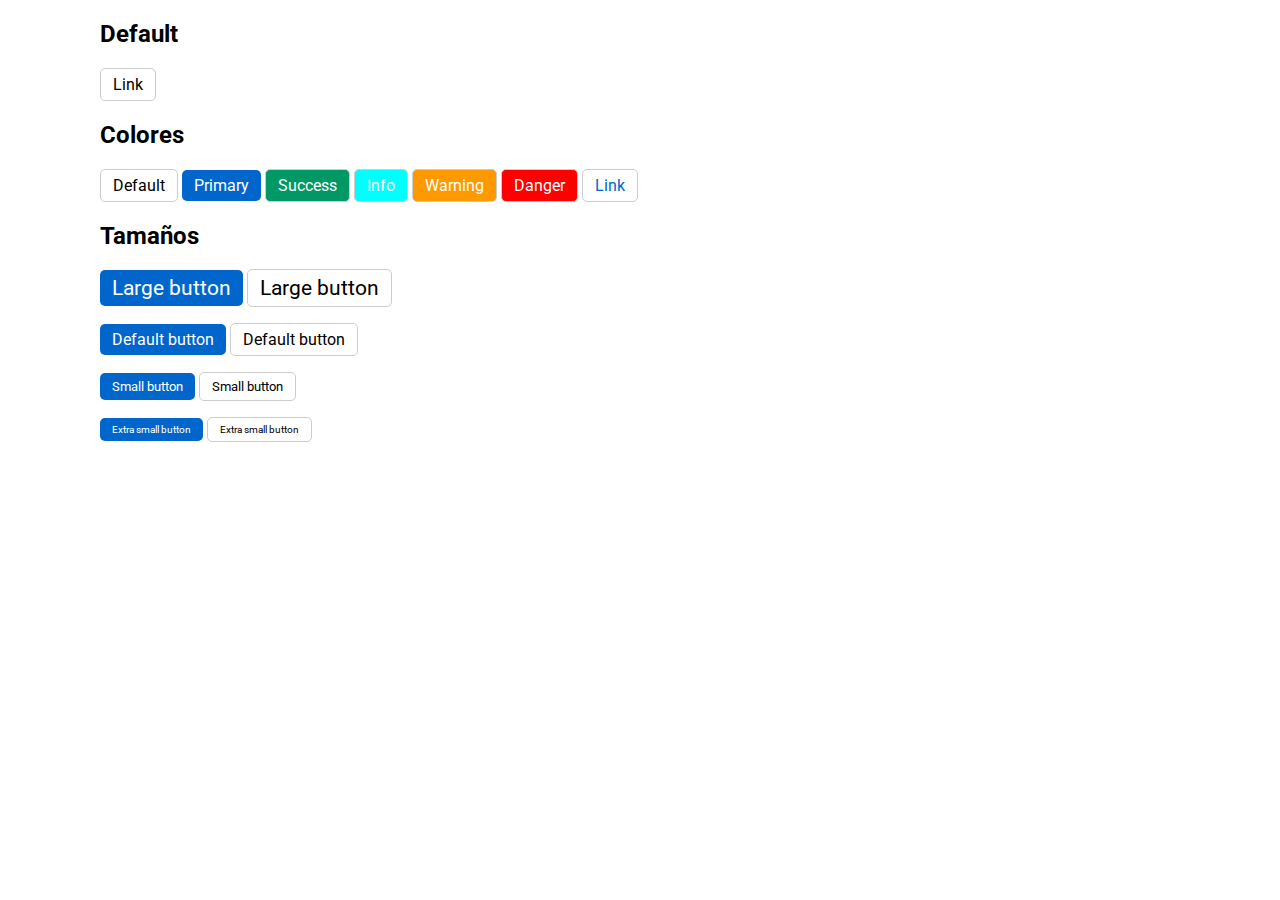
<file: tpclase10/index.html>
<!DOCTYPE html>
<html>
<head>
	<title></title>
	<meta charset="utf-8">
	<meta name="viewport" content="width=device-width, user-scalable=no">
	<link rel="stylesheet" type="text/css" href="estilos/principal.css">
	<link href="https://fonts.googleapis.com/css?family=Roboto:300,400,500,700" rel="stylesheet">
</head>
<body>

<h2>Default</h2>
<p>
	<!-- Standard button -->
	<button class="btn btn-default" href="#" role="button">Link</button>
</p>

<h2>Colores</h2>
<p>
	<!-- Standard button -->
	<button type="button" class="btn btn-default">Default</button>

	<!-- Provides extra visual weight and identifies the primary action in a set of buttons -->
	<button type="button" class="btn btn-primary">Primary</button>

	<!-- Indicates a successful or positive action -->
	<button type="button" class="btn btn-success">Success</button>

	<!-- Contextual button for informational alert messages -->
	<button type="button" class="btn btn-info">Info</button>

	<!-- Indicates caution should be taken with this action -->
	<button type="button" class="btn btn-warning">Warning</button>

	<!-- Indicates a dangerous or potentially negative action -->
	<button type="button" class="btn btn-danger">Danger</button>

	<!-- Deemphasize a button by making it look like a link while maintaining button behavior -->
	<button type="button" class="btn btn-link">Link</button>

</p>

<h2>Tamaños</h2>
<p>
  <button type="button" class="btn btn-primary btn-lg">Large button</button>
  <button type="button" class="btn btn-default btn-lg">Large button</button>
</p>
<p>
  <button type="button" class="btn btn-primary">Default button</button>
  <button type="button" class="btn btn-default">Default button</button>
</p>
<p>
  <button type="button" class="btn btn-primary btn-sm">Small button</button>
  <button type="button" class="btn btn-default btn-sm">Small button</button>
</p>
<p>
  <button type="button" class="btn btn-primary btn-xs">Extra small button</button>
  <button type="button" class="btn btn-default btn-xs">Extra small button</button>
</p>

</body>
</html>
</file>
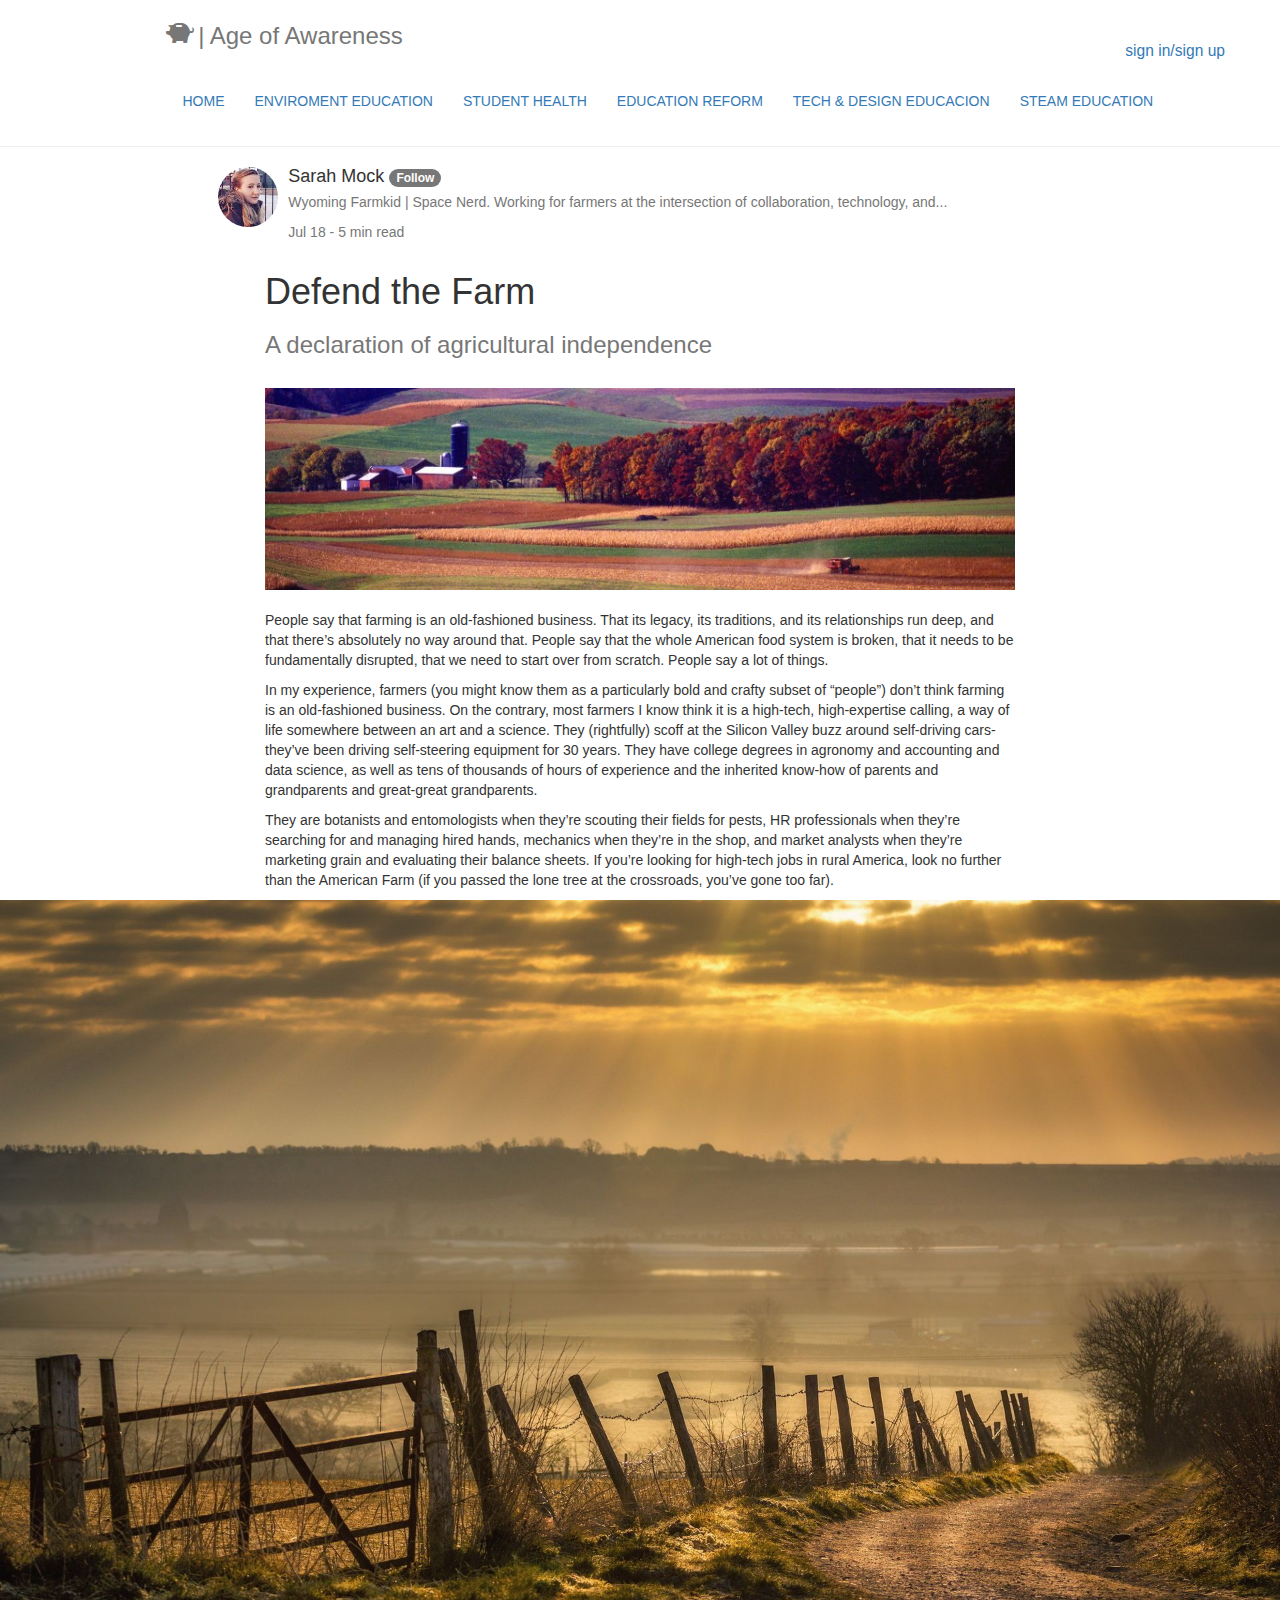
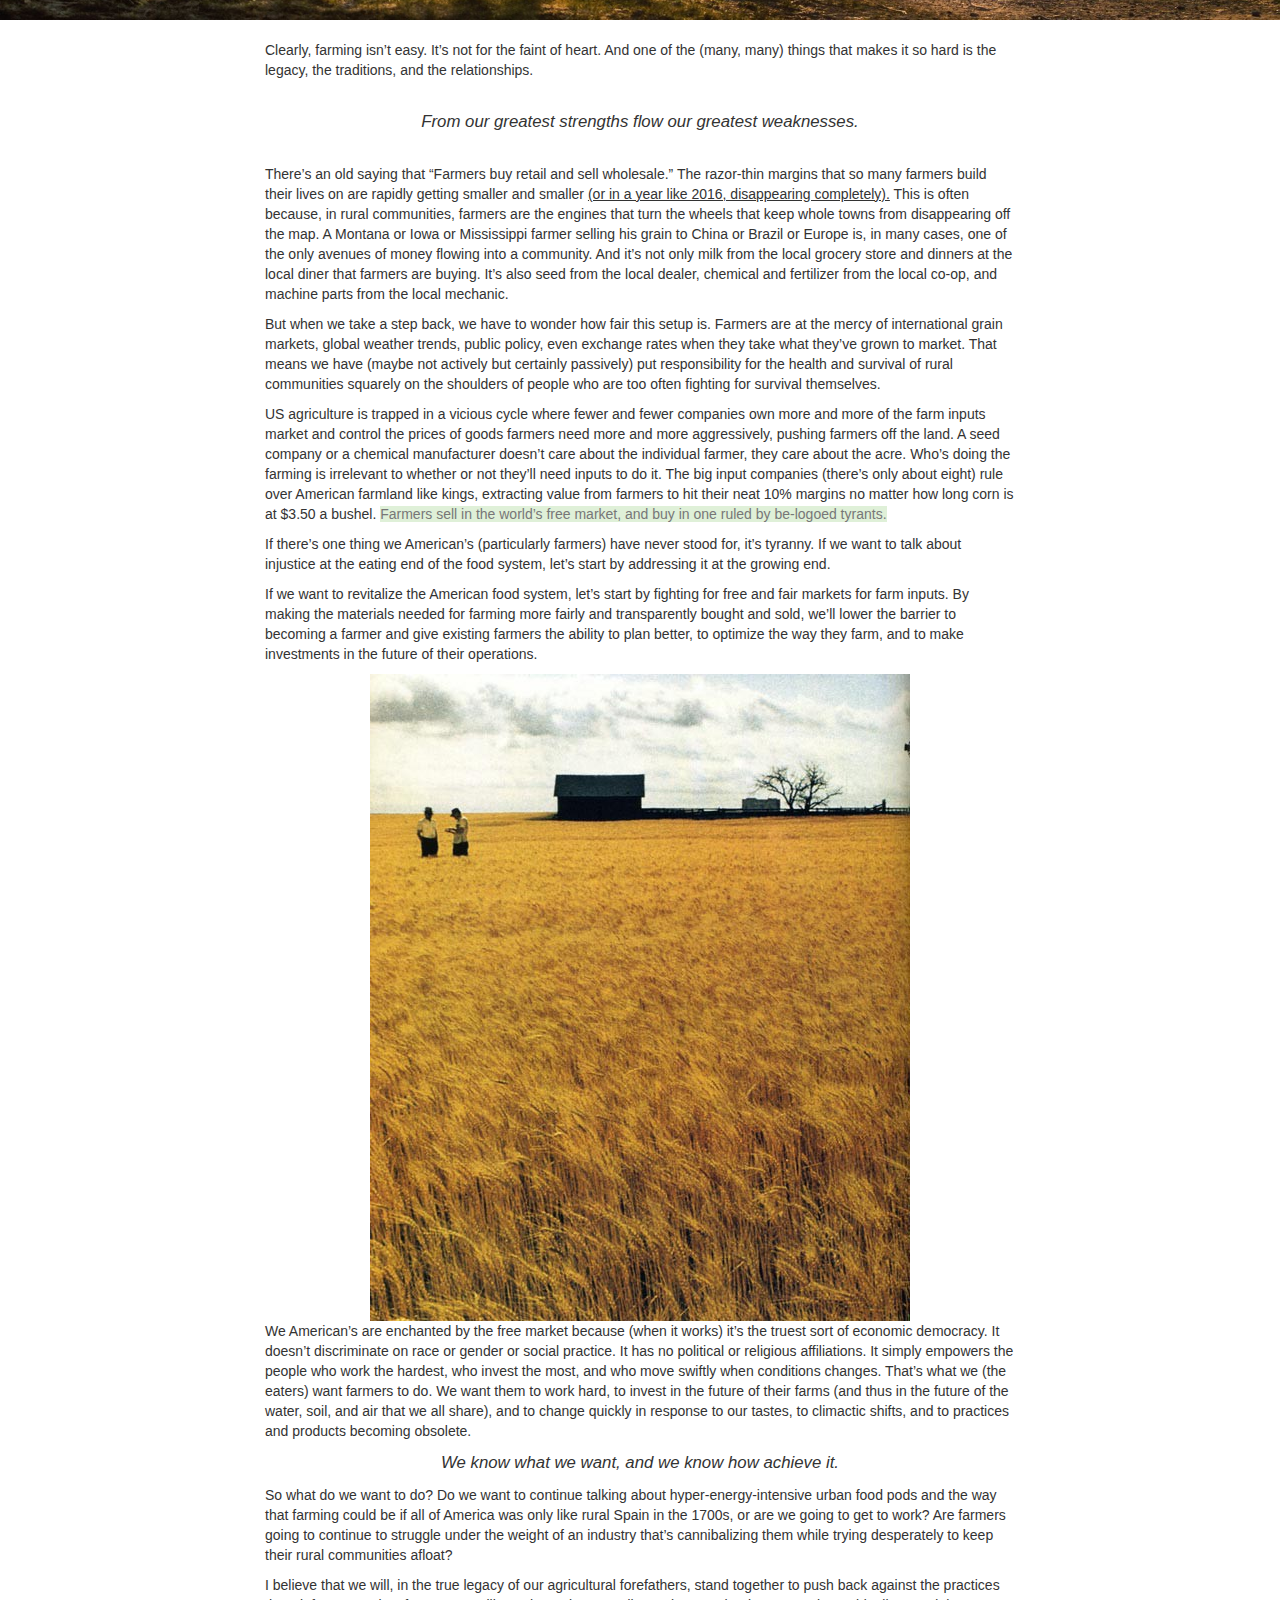
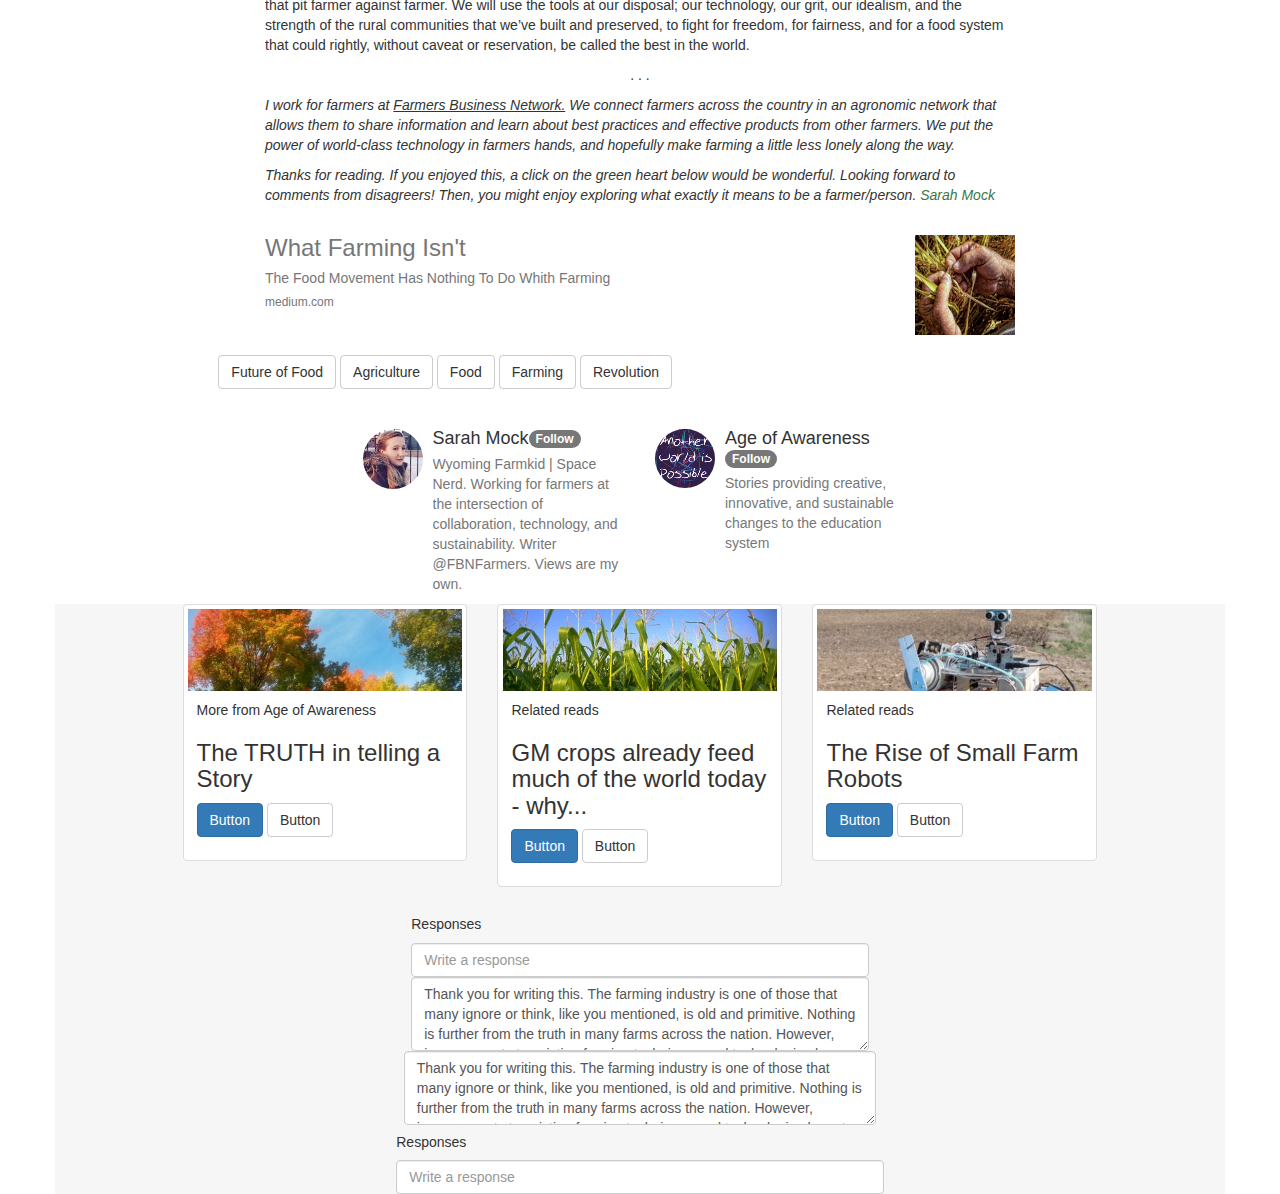
<file: tpclase11/index.html>
<!DOCTYPE html>
<html lang="en">
  <head>
    <meta charset="utf-8">
    <meta http-equiv="X-UA-Compatible" content="IE=edge">
    <meta name="viewport" content="width=device-width, initial-scale=1">
    <!-- The above 3 meta tags *must* come first in the head; any other head content must come *after* these tags -->
    <title>Bootstrap 101 Template</title>

    <!-- Latest compiled and minified CSS -->
    <link rel="stylesheet" href="https://maxcdn.bootstrapcdn.com/bootstrap/3.3.7/css/bootstrap.min.css" integrity="sha384-BVYiiSIFeK1dGmJRAkycuHAHRg32OmUcww7on3RYdg4Va+PmSTsz/K68vbdEjh4u" crossorigin="anonymous">

    <!-- HTML5 shim and Respond.js for IE8 support of HTML5 elements and media queries -->
    <!-- WARNING: Respond.js doesn't work if you view the page via file:// -->
    <!--[if lt IE 9]>
      <script src="https://oss.maxcdn.com/html5shiv/3.7.3/html5shiv.min.js"></script>
      <script src="https://oss.maxcdn.com/respond/1.4.2/respond.min.js"></script>
    <![endif]-->
  </head>
  <body>


  <div class="container">
    <div class="row">

      <div class="col-md-11 col-md-offset-1">
        <h3 class="text-muted"><span class="glyphicon glyphicon-piggy-bank" aria-hidden="true"></span>  |  Age of Awareness</a>
        <p class="text-success navbar-text navbar-right "><small><a href="#" class="navbar-link">sign in/</a><a href="#" class="navbar-link">sign up</a></small></p></h3>
         
      </div>

    </div>
  </div>

  <div class="container">
    <div class="row">
          
        <div class="col-md-11 col-md-offset-1">
        <ul class="nav navbar-nav">
          <li role="presentation"><a href="#">HOME</a></li>
          <li><a href="#">ENVIROMENT EDUCATION</a></li>
          <li><a href="#">STUDENT HEALTH</a></li>
          <li><a href="#">EDUCATION REFORM</a></li>
          <li><a href="#">TECH & DESIGN EDUCACION</a></li>
          <li><a href="#">STEAM EDUCATION</a></li>

         </ul> 
        </div>
          
    </div>
  </div>

<hr>


    <div class="row">
      <div class="col-md-8 col-md-offset-2">
        <div class="media">
          <div class="media-left">
            <a href="#">
              <img class="media-object img-circle" src="woman.jpg" alt="...">
            </a>
          </div>
          <div class="media-body">
            <h4 class="media-heading">Sarah Mock  
            <a><span class="badge badge-success badge-flat">Follow</span></a></h4>

            <p class="text-muted">Wyoming Farmkid | Space Nerd. Working for farmers at the intersection of collaboration, technology, and... </p>

            <p class="text-muted">Jul 18 - 5 min read</p>
          </div>
        </div>
      </div>
    </div>





    <div class="container">
      <div class="row">
        <div class="col-md-8 col-md-offset-2">
          <h1 class="tittle">Defend the Farm</h1>
          <h3 class="text-muted">A declaration of agricultural independence</h3>
          <br>
          <img src="pradera.jpg" class="img-responsive" alt="Responsive image">  
          <br>
          <p>People say that farming is an old-fashioned business. That its legacy, its traditions, and its relationships run deep, and that there’s absolutely no way around that. People say that the whole American food system is broken, that it needs to be fundamentally disrupted, that we need to start over from scratch. People say a lot of things.</p>

          <p>In my experience, farmers (you might know them as a particularly bold and crafty subset of “people”) don’t think farming is an old-fashioned business. On the contrary, most farmers I know think it is a high-tech, high-expertise calling, a way of life somewhere between an art and a science. They (rightfully) scoff at the Silicon Valley buzz around self-driving cars- they’ve been driving self-steering equipment for 30 years. They have college degrees in agronomy and accounting and data science, as well as tens of thousands of hours of experience and the inherited know-how of parents and grandparents and great-great grandparents.</p>

          <p>They are botanists and entomologists when they’re scouting their fields for pests, HR professionals when they’re searching for and managing hired hands, mechanics when they’re in the shop, and market analysts when they’re marketing grain and evaluating their balance sheets. If you’re looking for high-tech jobs in rural America, look no further than the American Farm (if you passed the lone tree at the crossroads, you’ve gone too far).</p>
        </div>
      </div>

    </div>

    <div class="container-fluid">
      <div class="row">
        <img src="camino.jpg" class="img-responsive" alt="Responsive image">
      </div>
    </div>


  <div class="container">
      <div class="row">
        <div class="col-md-8 col-md-offset-2">
        <br>
            <p>Clearly, farming isn’t easy. It’s not for the faint of heart. And one of the (many, many) things that makes it so hard is the legacy, the traditions, and the relationships.</p>
        <br>
            <p class="text-center"><big><em>From our greatest strengths flow our greatest weaknesses.</em></big></p>
        <br>
        
            <p>There’s an old saying that “Farmers buy retail and sell wholesale.” The razor-thin margins that so many farmers build their lives on are rapidly getting smaller and smaller <u>(or in a year like 2016, disappearing completely).</u> This is often because, in rural communities, farmers are the engines that turn the wheels that keep whole towns from disappearing off the map. A Montana or Iowa or Mississippi farmer selling his grain to China or Brazil or Europe is, in many cases, one of the only avenues of money flowing into a community. And it’s not only milk from the local grocery store and dinners at the local diner that farmers are buying. It’s also seed from the local dealer, chemical and fertilizer from the local co-op, and machine parts from the local mechanic.</p>
            <p>But when we take a step back, we have to wonder how fair this setup is. Farmers are at the mercy of international grain markets, global weather trends, public policy, even exchange rates when they take what they’ve grown to market. That means we have (maybe not actively but certainly passively) put responsibility for the health and survival of rural communities squarely on the shoulders of people who are too often fighting for survival themselves.</p>
            <p>US agriculture is trapped in a vicious cycle where fewer and fewer companies own more and more of the farm inputs market and control the prices of goods farmers need more and more aggressively, pushing farmers off the land. A seed company or a chemical manufacturer doesn’t care about the individual farmer, they care about the acre. Who’s doing the farming is irrelevant to whether or not they’ll need inputs to do it. The big input companies (there’s only about eight) rule over American farmland like kings, extracting value from farmers to hit their neat 10% margins no matter how long corn is at $3.50 a bushel. <a class="bg-success text-muted">Farmers sell in the world’s free market, and buy in one ruled by be-logoed tyrants.</a></p>

            <p>If there’s one thing we American’s (particularly farmers) have never stood for, it’s tyranny. If we want to talk about injustice at the eating end of the food system, let’s start by addressing it at the growing end.</p>

            <p>If we want to revitalize the American food system, let’s start by fighting for free and fair markets for farm inputs. By making the materials needed for farming more fairly and transparently bought and sold, we’ll lower the barrier to becoming a farmer and give existing farmers the ability to plan better, to optimize the way they farm, and to make investments in the future of their operations.</p>
          
        <img src="trigo.jpg" class="img-responsive center-block" alt="Responsive image">

            <p>We American’s are enchanted by the free market because (when it works) it’s the truest sort of economic democracy. It doesn’t discriminate on race or gender or social practice. It has no political or religious affiliations. It simply empowers the people who work the hardest, who invest the most, and who move swiftly when conditions changes. That’s what we (the eaters) want farmers to do. We want them to work hard, to invest in the future of their farms (and thus in the future of the water, soil, and air that we all share), and to change quickly in response to our tastes, to climactic shifts, and to practices and products becoming obsolete.</p>

            <p class="text-center"><big><em>We know what we want, and we know how achieve it.</em></big></p>

            <p>So what do we want to do? Do we want to continue talking about hyper-energy-intensive urban food pods and the way that farming could be if all of America was only like rural Spain in the 1700s, or are we going to get to work? Are farmers going to continue to struggle under the weight of an industry that’s cannibalizing them while trying desperately to keep their rural communities afloat?</p>

            <p>I believe that we will, in the true legacy of our agricultural forefathers, stand together to push back against the practices that pit farmer against farmer. We will use the tools at our disposal; our technology, our grit, our idealism, and the strength of the rural communities that we’ve built and preserved, to fight for freedom, for fairness, and for a food system that could rightly, without caveat or reservation, be called the best in the world.</p>

            <p class="text-center">. . .</p>

            <p><em>I work for farmers at <u>Farmers Business Network.</u> We connect farmers across the country in an agronomic network that allows them to share information and learn about best practices and effective products from other farmers. We put the power of world-class technology in farmers hands, and hopefully make farming a little less lonely along the way.</p>

            <p>Thanks for reading. If you enjoyed this, a click on the green heart below would be wonderful. Looking forward to comments from disagreers! Then, you might enjoy exploring what exactly it means to be a farmer/person. <a class="text-success" href="#">Sarah Mock</a></em></p>
            <br>
      </div>
    </div>
  </div>



<div class="container">
  <div class="row">
    <div class="col-md-8 col-md-offset-2">
      <div class="media">

        <div class="media-body">
            <h3 class="media-heading">
              <a class="text-muted" href="#">What Farming Isn't</a>
            </h3>

            <h5>
              <a class="text-muted" href="#">The Food Movement Has Nothing To Do Whith Farming</a>
            </h5>
            <h6>
              <a class="text-muted" href="#">medium.com</a>
            </h6>
          </div>

            <div class="media-right">
            <a href="#"><img alt="64x64" src="manos.jpg" style="width: 100px;height: 100px;"></a>
            </div>

      </div>
    </div>
  </div>
</div>

<br>

<div class="row">
  <div class="col-md-8 col-md-offset-2">

      <a class="btn btn-default" href="#" role="button">Future of Food</a>
      <button class="btn btn-default" type="submit">Agriculture</button>
      <button class="btn btn-default" type="submit">Food</button>
      <button class="btn btn-default" type="submit">Farming</button>
      <button class="btn btn-default" type="submit">Revolution</button>
  </div>
</div>

<br>

<br>


<div class="container">
<div class="row">

<div class="col-md-offset-3">

    <div class="col-md-4">
      <div class="media">

          <div class="media-left">
            <a href="#">
              <img class="media-object img-circle" src="woman.jpg" alt="...">
            </a>
          </div>
          <div class="media-body">
            <h4 class="media-heading">Sarah Mock<a><span class="badge badge-success badge-flat">Follow</span></a></h4>
            <p class="text-muted">Wyoming Farmkid | Space Nerd. Working for farmers at the intersection of collaboration, technology, and sustainability. Writer @FBNFarmers. Views are my own.</p>
          </div>

        </div>
    </div>

    <div class="col-md-4">
      <div class="media">
          <div class="media-left">
            <a href="#">
              <img class="media-object img-circle" src="age.png" alt="...">
            </a>
          </div>
          <div class="media-body">
            <h4 class="media-heading">Age of Awareness<a><span class="badge badge-success badge-flat">Follow</span></a></h4>
            <p class="text-muted">Stories providing creative, innovative, and sustainable changes to the education system</p>  
          </div>

        </div>
    </div>

  </div>

</div>
</div>


<div class="container" style="background: #F7F6F6 100%">
<div class="row">
  <div class="col-md-10 col-md-offset-1">

      <div class="col-md-4">
        <div class="thumbnail">
          <img src="img1.jpg" alt="responsive-image">
          <div class="caption">
            <p>More from Age of Awareness</p>
            <h3>The TRUTH in telling a Story</h3>
            
            <p><a href="#" class="btn btn-primary" role="button">Button</a> <a href="#" class="btn btn-default" role="button">Button</a></p>
          </div>
        </div>
      </div>

      <div class="col-md-4">
        <div class="thumbnail">
          <img src="img2.jpg" alt="responsive-image">
          <div class="caption">
            <p>Related reads</p>
            <h3>GM crops already feed much of the world today - why...</h3>
            
            <p><a href="#" class="btn btn-primary" role="button">Button</a> <a href="#" class="btn btn-default" role="button">Button</a></p>
          </div>
        </div>
      </div>

      <div class="col-md-4">
        <div class="thumbnail">
          <img src="img3.jpg" alt="responsive-image">
          <div class="caption">
            <p>Related reads</p>
            <h3>The Rise of Small Farm Robots</h3>
            
            <p><a href="#" class="btn btn-primary" role="button">Button</a> <a href="#" class="btn btn-default" role="button">Button</a></p>
          </div>
        </div>
      </div>

      <div class="row">
        <div class="col-md-6 col-md-offset-3">
        <h5 class="text-left">Responses</h5>
        <input type="text" class="form-control" placeholder="Write a response"></div>

      </div>

       <div class="row">
        <div class="col-md-6 col-md-offset-3">
        <textarea class="form-control" rows="3">Thank you for writing this. The farming industry is one of those that many ignore or think, like you mentioned, is old and primitive. Nothing is further from the truth in many farms across the nation. However, improvements to existing farming techniques and technologies have to be affordable. Further, there is also the need to improve the…</textarea>

      </div>
      <br>

       <div class="row">
        <div class="col-md-6 col-md-offset-3">
        <textarea class="form-control" rows="3">Thank you for writing this. The farming industry is one of those that many ignore or think, like you mentioned, is old and primitive. Nothing is further from the truth in many farms across the nation. However, improvements to existing farming techniques and technologies have to be affordable. Further, there is also the need to improve the…</textarea>

      </div>
      <br>

       <div class="row">
        <div class="col-md-6 col-md-offset-3">
        <h5 class="text-left">Responses</h5>
        <input type="text" class="form-control" placeholder="Write a response"></div>

      </div>


  </div>
</div>
</div>




  
    
        

















    <!-- jQuery (necessary for Bootstrap's JavaScript plugins) -->
    <script src="https://ajax.googleapis.com/ajax/libs/jquery/1.12.4/jquery.min.js"></script>
    <!-- Latest compiled and minified JavaScript -->
    <script src="https://maxcdn.bootstrapcdn.com/bootstrap/3.3.7/js/bootstrap.min.js" integrity="sha384-Tc5IQib027qvyjSMfHjOMaLkfuWVxZxUPnCJA7l2mCWNIpG9mGCD8wGNIcPD7Txa" crossorigin="anonymous"></script>
  </body>
</html>
</file>
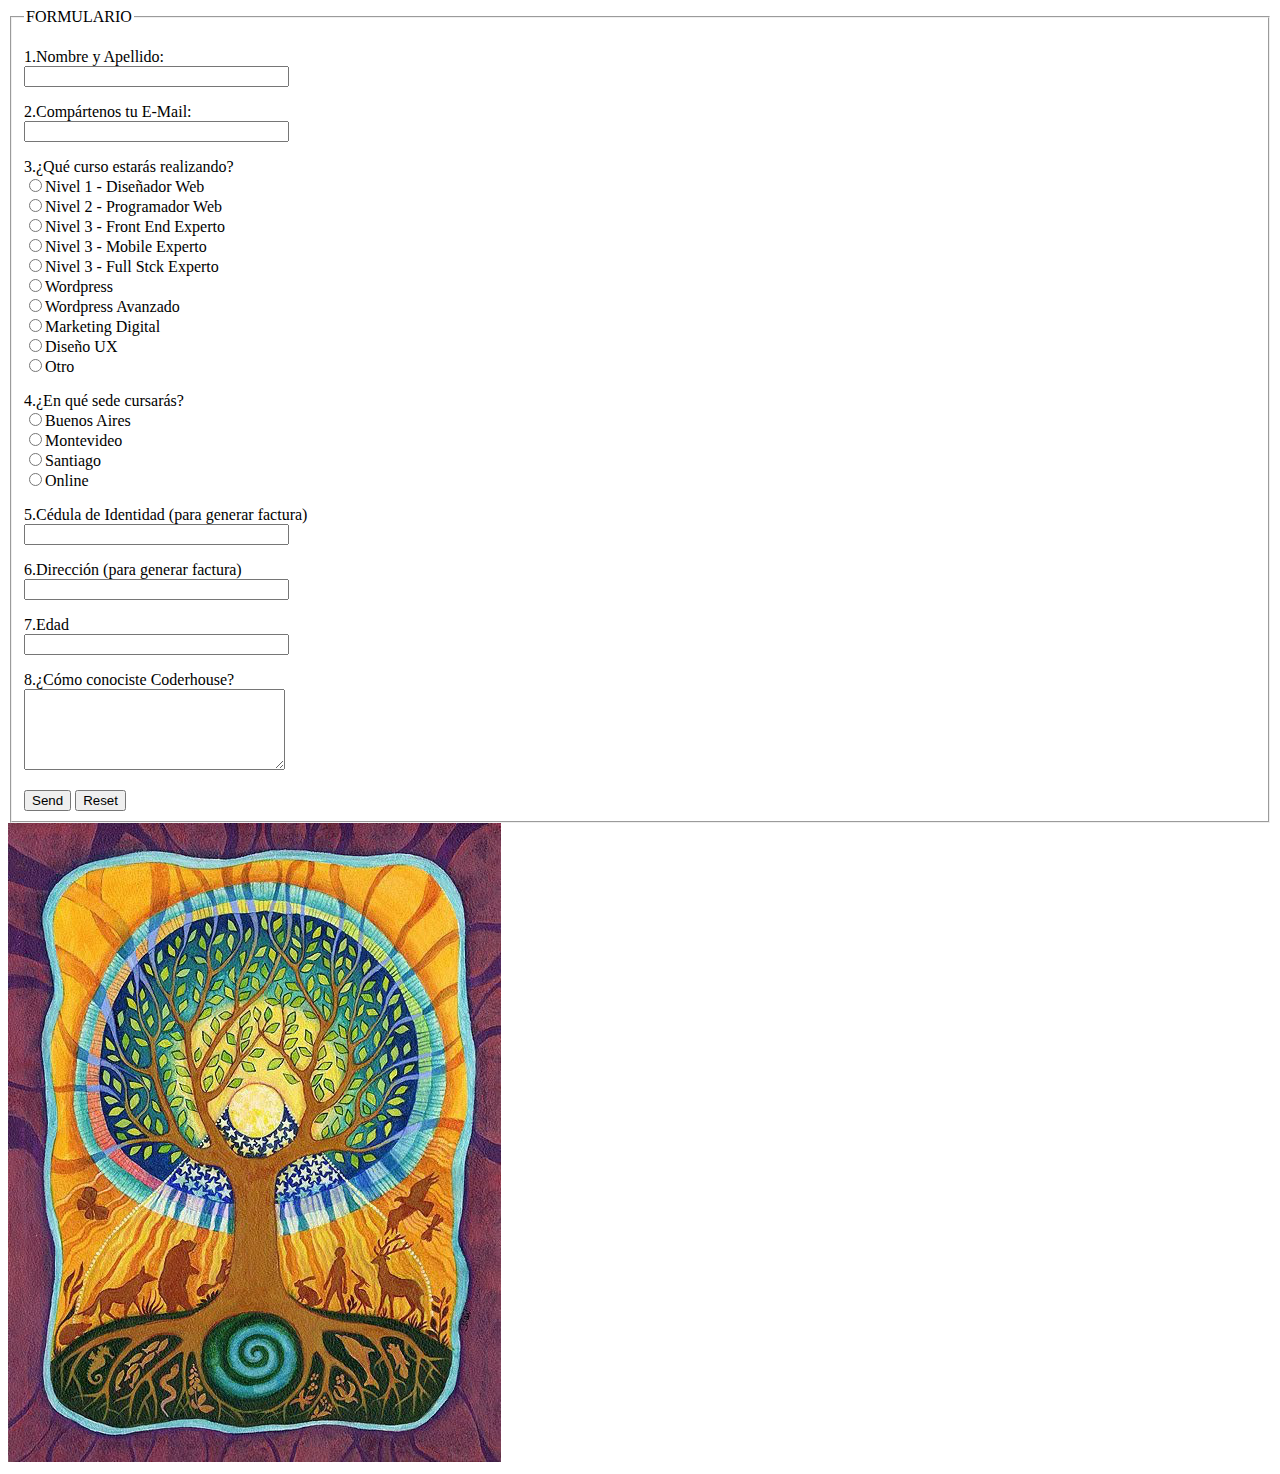
<file: form.html>
<!DOCTYPE html>
   <html>
      <head>
         <meta charset="UTF-8">
         <title>Formulario de Contacto</title>
      </head>
   <form>
      <fieldset>
      <legend>FORMULARIO</legend>
         <p>
         <label for="name">1.Nombre y Apellido:</label><br />
         <input id="name" class="input" name="name" type="text" value="" size="30" /><br />
         </p>

         <p>
         <label for="name">2.Compártenos tu E-Mail:</label><br />
         <input id="name" class="input" name="name" type="text" size="30" /><br />
         </p>

         <p>
            <label for="texto-nombre">3.¿Qué curso estarás realizando?</label><br />
            <input type="radio" name="sede1">Nivel 1 - Diseñador Web <br>
            <input type="radio" name="sede1">Nivel 2 - Programador Web <br>
            <input type="radio" name="sede1">Nivel 3 - Front End Experto <br>
            <input type="radio" name="sede1">Nivel 3 - Mobile Experto <br>
            <input type="radio" name="sede1">Nivel 3 - Full Stck Experto <br>
            <input type="radio" name="sede1">Wordpress <br>
            <input type="radio" name="sede1">Wordpress Avanzado <br>
            <input type="radio" name="sede1">Marketing Digital <br>
            <input type="radio" name="sede1">Diseño UX <br>
            <input type="radio" name="sede1">Otro <br>
         </p>

         <p>
            <label for="sede">4.¿En qué sede cursarás?</label><br />
            <input type="radio" name="sede1">Buenos Aires <br>
            <input type="radio" name="sede1">Montevideo <br>
            <input type="radio" name="sede1">Santiago <br>
            <input type="radio" name="sede1">Online <br>
         </p>

         <p>
            <label for="cedula">5.Cédula de Identidad (para generar factura)</label><br />
            <input id="cedula" name="cedula" type="text" size="30" />
         </p>

         <p>
            <label for="direccion">6.Dirección (para generar factura)</label><br />
            <input id="direccion" name="direccion" type="text" size="30" />
         </p>

         <p>
            <label for="edad">7.Edad</label><br />
            <input id="edad" name="edad" type="text" size="30" />
         </p>

         <p>
            <label for="know-coderhouse">8.¿Cómo conociste Coderhouse?</label><br>
            <textarea id="area" name="area" cols="30" rows="5" ></textarea>
         </p>

            <input id="submit-button" type="submit" value="Send" />
            <input id="reset-button" type="submit" value="Reset" />


      </fieldset>
         <img src="arbol.jpg">

   </form>



</html>
</file>
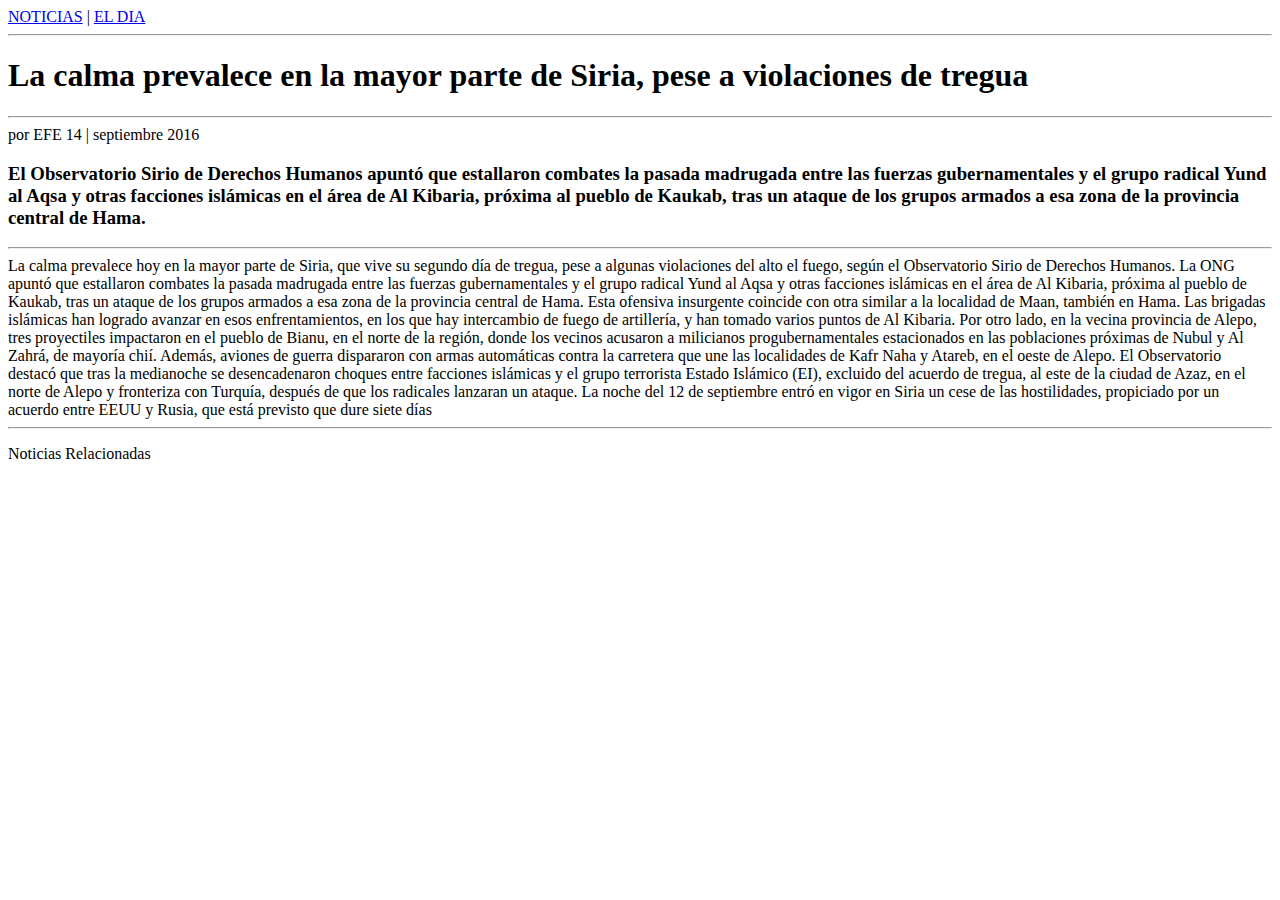
<file: noticia.html>
<!DOCTYPE html>
<html>
	<head>
		<meta charset="UTF-8">
		<title>Ejercicio clase 1</title>
	</head>
	<body>
		<header>

			<a href="#">NOTICIAS</a> | <a href="http://www.google.cl">EL DIA</a>


			<hr/>
		</header>


		<main>	


				
			<section id="section-titulo-noticia">
				<h1>La calma prevalece en la mayor parte de Siria, pese a violaciones de tregua</h1>
				<hr/>
				por EFE 14 | septiembre 2016
			</section>




			<section id="section2" class="seccion-cuerpo-noticia">
				<article>
					<h3><p>El Observatorio Sirio de Derechos Humanos apuntó que estallaron combates la pasada madrugada entre las fuerzas gubernamentales y el grupo radical Yund al Aqsa y otras facciones islámicas en el área de Al Kibaria, próxima al pueblo de Kaukab, tras un ataque de los grupos armados a esa zona de la provincia central de Hama.</p></h3>

				</article>
			</section>

			<hr/>

			<section>
					La calma prevalece hoy en la mayor parte de Siria, que vive su segundo día de tregua, pese a algunas violaciones del alto el fuego, según el Observatorio Sirio de Derechos Humanos.

La ONG apuntó que estallaron combates la pasada madrugada entre las fuerzas gubernamentales y el grupo radical Yund al Aqsa y otras facciones islámicas en el área de Al Kibaria, próxima al pueblo de Kaukab, tras un ataque de los grupos armados a esa zona de la provincia central de Hama.

Esta ofensiva insurgente coincide con otra similar a la localidad de Maan, también en Hama.

Las brigadas islámicas han logrado avanzar en esos enfrentamientos, en los que hay intercambio de fuego de artillería, y han tomado varios puntos de Al Kibaria.

Por otro lado, en la vecina provincia de Alepo, tres proyectiles impactaron en el pueblo de Bianu, en el norte de la región, donde los vecinos acusaron a milicianos progubernamentales estacionados en las poblaciones próximas de Nubul y Al Zahrá, de mayoría chií.

Además, aviones de guerra dispararon con armas automáticas contra la carretera que une las localidades de Kafr Naha y Atareb, en el oeste de Alepo.

El Observatorio destacó que tras la medianoche se desencadenaron choques entre facciones islámicas y el grupo terrorista Estado Islámico (EI), excluido del acuerdo de tregua, al este de la ciudad de Azaz, en el norte de Alepo y fronteriza con Turquía, después de que los radicales lanzaran un ataque.

La noche del 12 de septiembre entró en vigor en Siria un cese de las hostilidades, propiciado por un acuerdo entre EEUU y Rusia, que está previsto que dure siete días

			</section>
			
		</main>
		<!-- termina el main -->
		
		<hr/>

		<footer>
			<p>Noticias Relacionadas</p>
		</footer>
	</body>
</htm
</file>
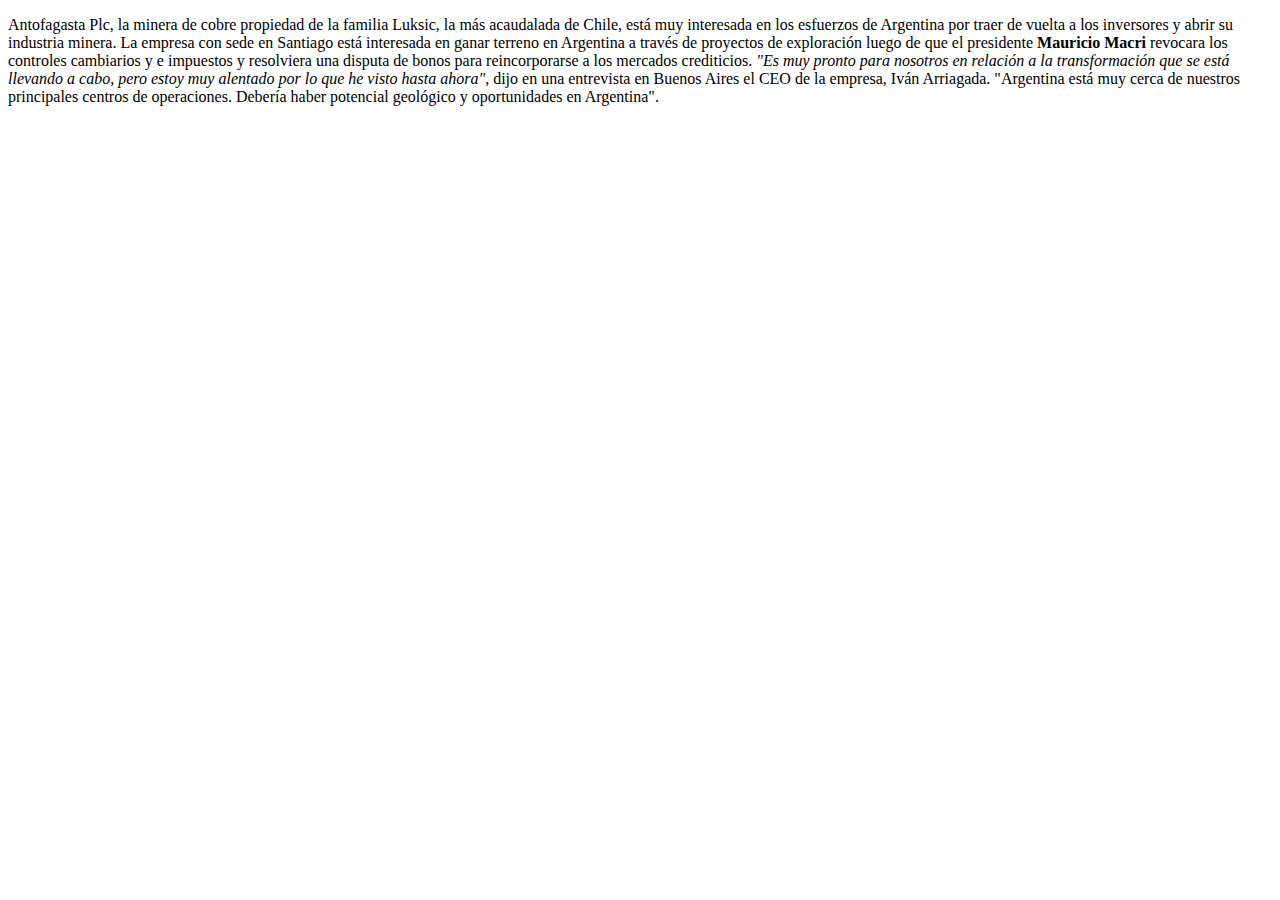
<file: parrafo.html>
<!DOCTYPE html>
<html>
	<p>

	Antofagasta Plc, la minera de cobre propiedad de la familia Luksic, la más acaudalada de Chile, está muy interesada en los esfuerzos de Argentina por traer de vuelta a los inversores y abrir su industria minera.

	La empresa con sede en Santiago está interesada en ganar terreno en Argentina a través de proyectos de exploración luego de que el presidente <b>Mauricio Macri</b> revocara los controles cambiarios y e impuestos y resolviera una disputa de bonos para reincorporarse a los mercados crediticios.

	<i>"Es muy pronto para nosotros en relación a la transformación que se está llevando a cabo, pero estoy muy alentado por lo que he visto hasta ahora"</i>, dijo en una entrevista en Buenos Aires el CEO de la empresa, Iván Arriagada. "Argentina está muy cerca de nuestros principales centros de operaciones. Debería haber potencial geológico y oportunidades en Argentina".

	</p>
	</html>
</file>
<file: tpclase10/estilos/principal.css>
button {
  background: none;
  border: 0;
  color: inherit;
  font: inherit;
  line-height: normal;
  overflow: visible;
  padding: 0;
  margin: 0;
  -webkit-user-select: none;
  /* for button */
  -moz-user-select: none;
  -ms-user-select: none;
  outline: none; }
  button::-moz-focus-inner {
    border: 0;
    padding: 0; }

body {
  font-family: "Roboto", sans-serif;
  margin-left: 100px; }

.btn {
  border: 1px solid #ccc;
  border-radius: 5px;
  vertical-align: middle;
  padding: 6px 12px;
  cursor: pointer; }

.btn-defalul {
  background-color: white; }

.btn-primary {
  background-color: #0066CC;
  border: #004080;
  background: darken #0066CC, 25%;
  color: white; }

.btn-success {
  background-color: #009966;
  color: white; }

.btn-info {
  background-color: #00FFFF;
  color: white; }

.btn-warning {
  background-color: #FF9900;
  color: white; }

.btn-danger {
  background-color: #FF0000;
  color: white; }

.btn-link {
  background-color: white;
  color: #0066CC; }

.btn-lg {
  font-size: 130%; }

.btn-sm {
  font-size: 80%; }

.btn-xs {
  font-size: 60%; }

/*# sourceMappingURL=principal.css.map */
</file>
